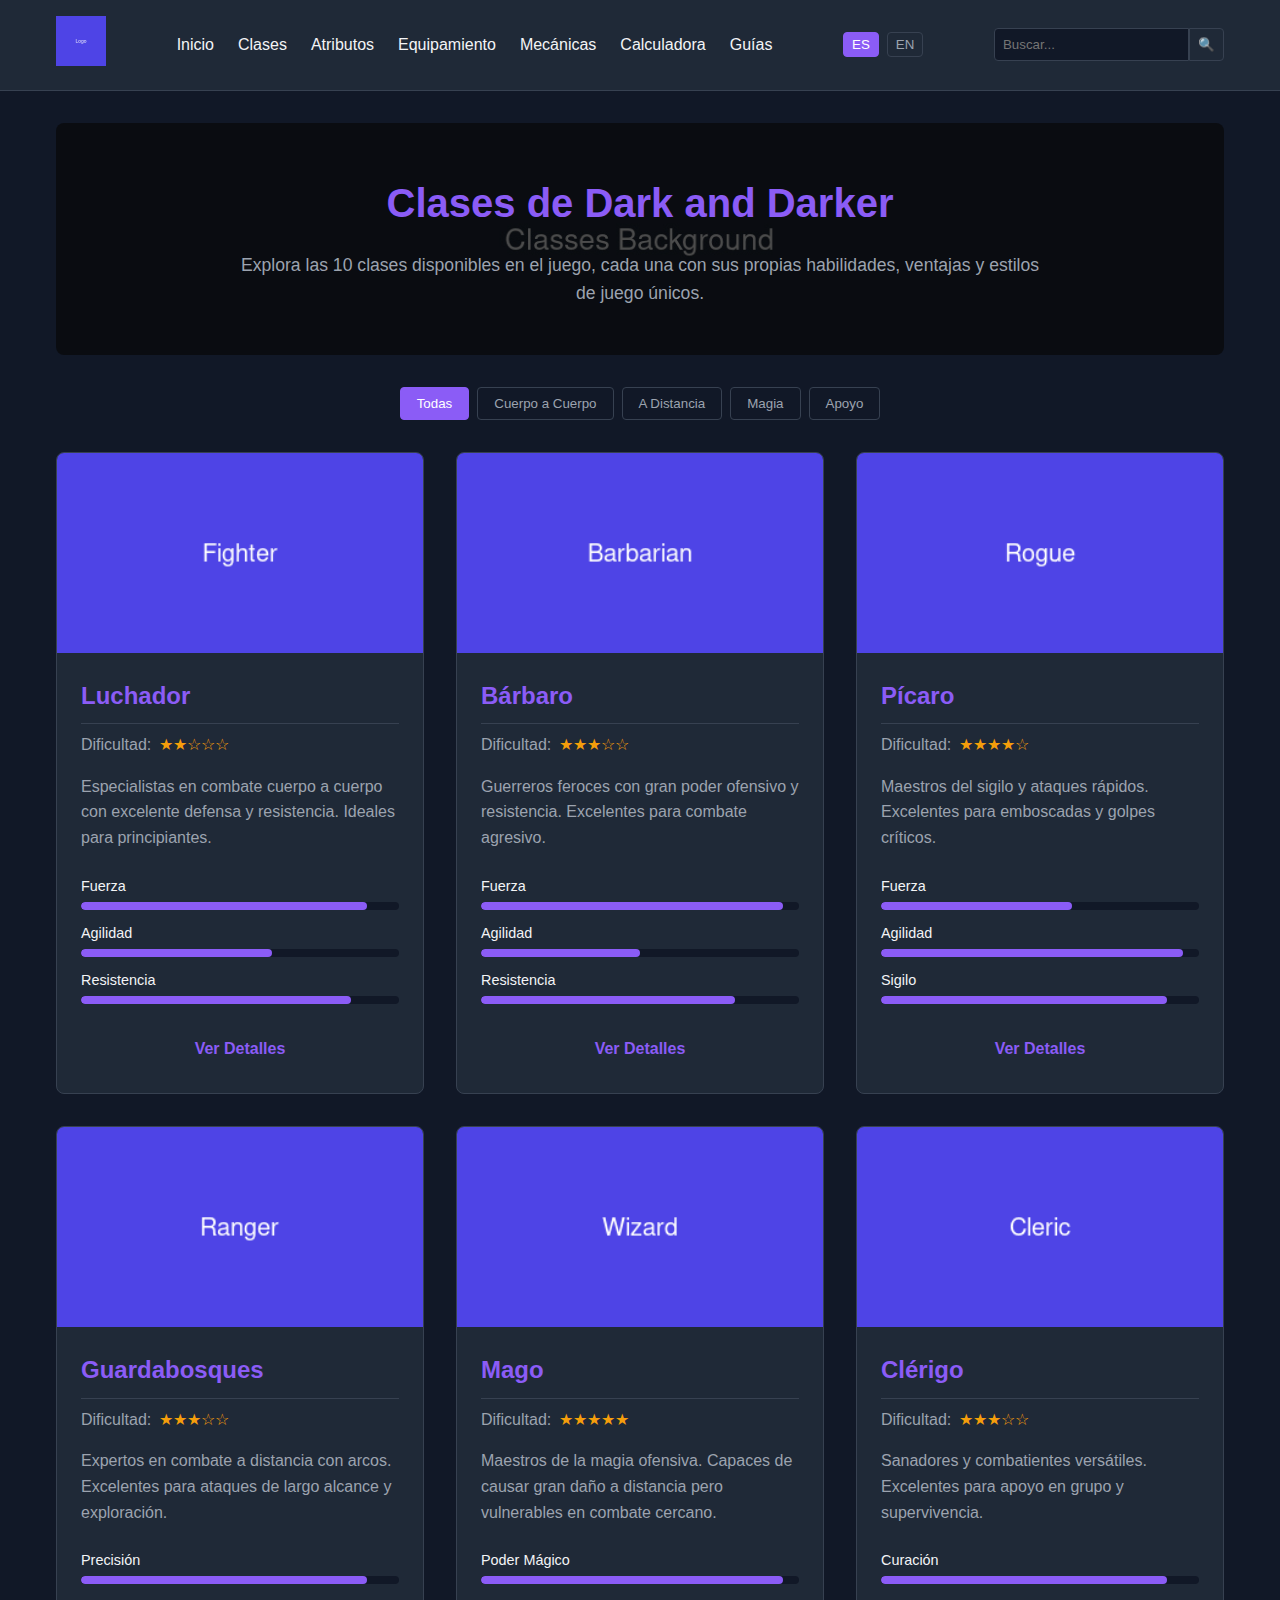
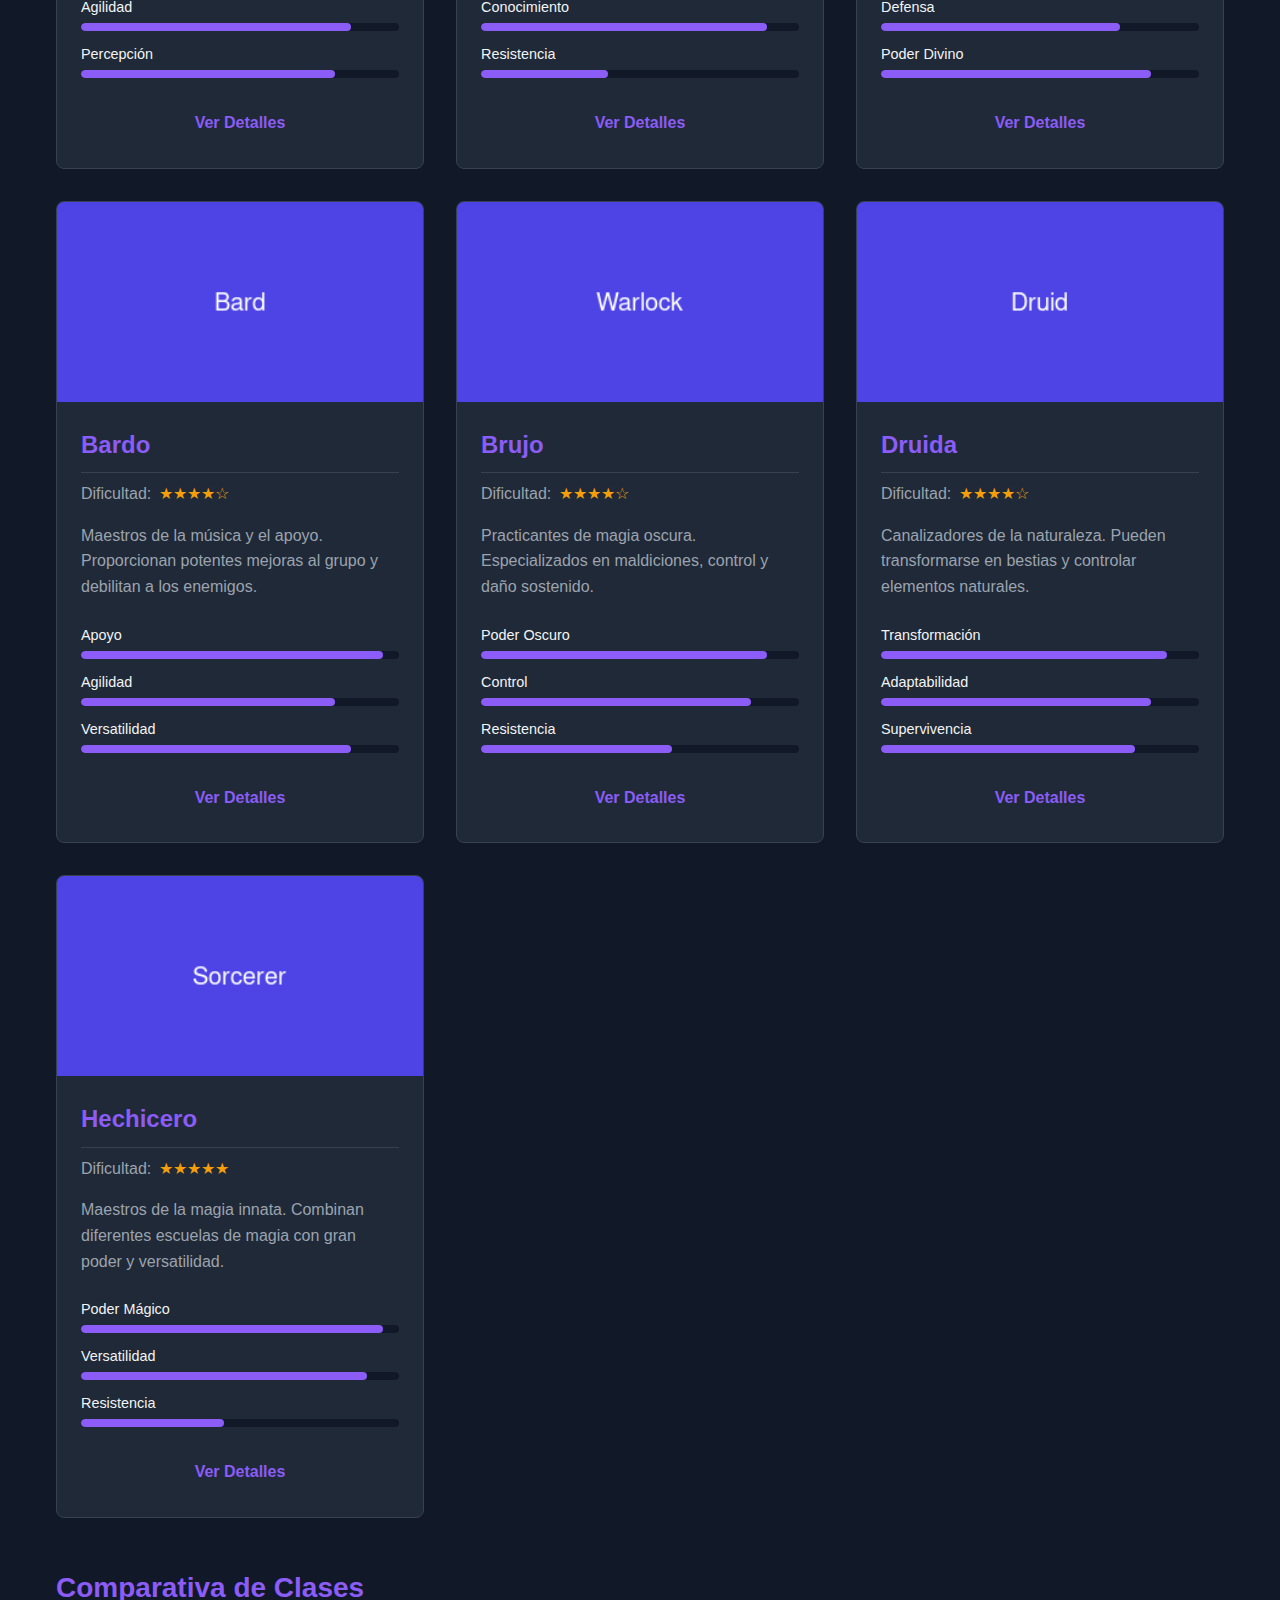
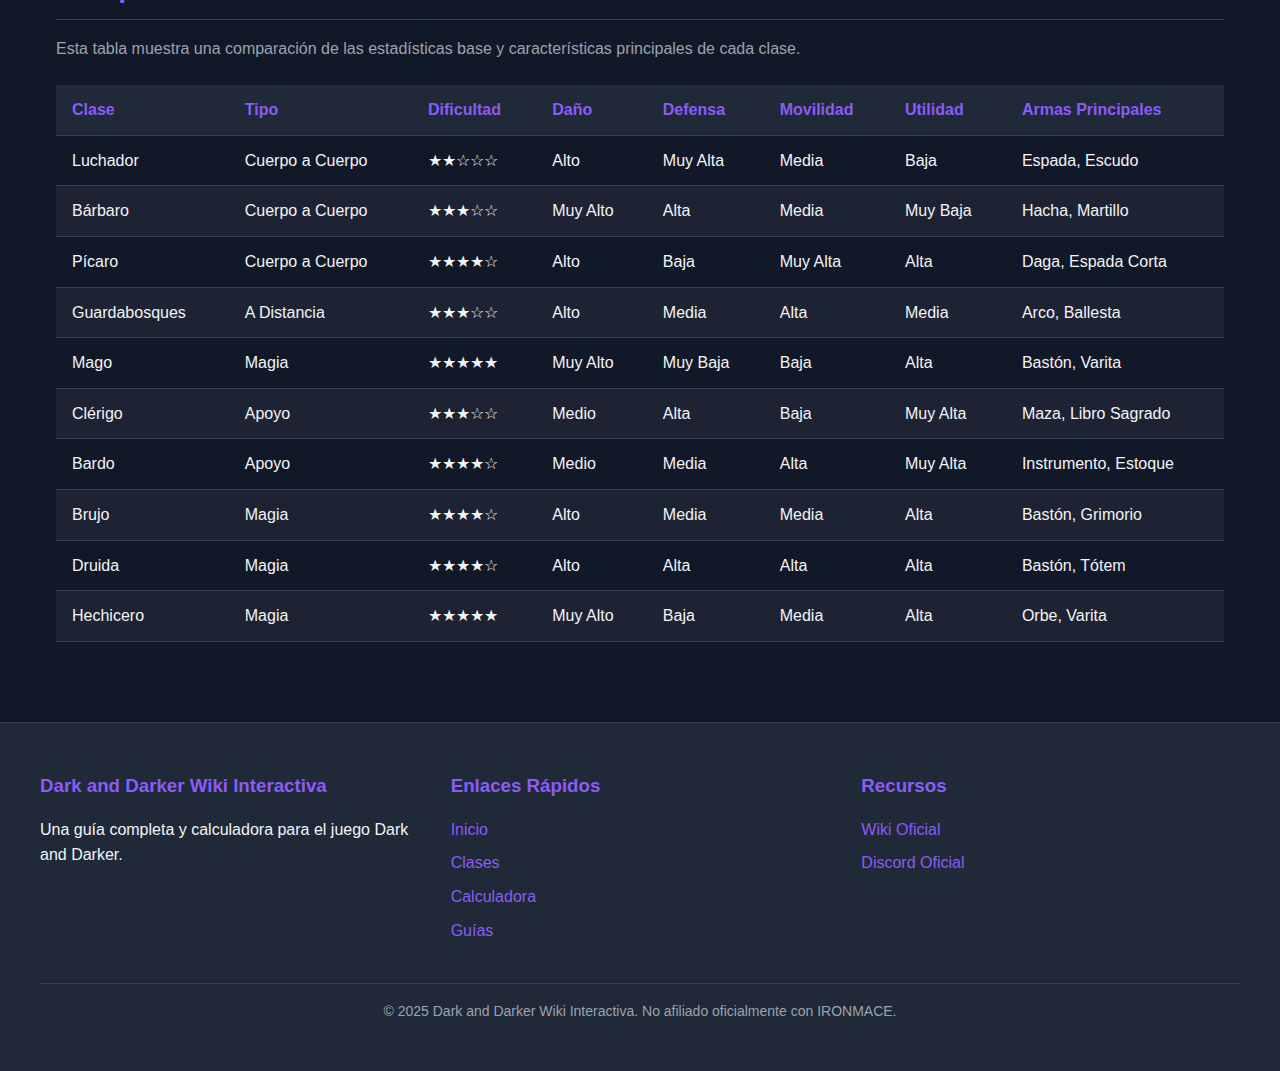
<file: classes.html>
<!DOCTYPE html>
<html lang="es">
<head>
    <meta charset="UTF-8">
    <meta name="viewport" content="width=device-width, initial-scale=1.0">
    <title>Clases - Dark and Darker Wiki</title>
    <link rel="stylesheet" href="css/styles.css">
    <link rel="stylesheet" href="css/classes.css">
</head>
<body>
    <header>
        <div class="header-container">
            <div class="logo">
                <img src="images/logo-placeholder.png" alt="Dark and Darker Logo">
            </div>
            <nav class="main-nav">
                <ul>
                    <li><a href="index.html">Inicio</a></li>
                    <li><a href="classes.html" class="active">Clases</a></li>
                    <li><a href="attributes.html">Atributos</a></li>
                    <li><a href="equipment.html">Equipamiento</a></li>
                    <li><a href="mechanics.html">Mecánicas</a></li>
                    <li><a href="calculator.html">Calculadora</a></li>
                    <li><a href="guides.html">Guías</a></li>
                </ul>
            </nav>
            <div class="language-selector">
                <button id="es-btn" class="active">ES</button>
                <button id="en-btn">EN</button>
            </div>
            <div class="search-bar">
                <input type="text" placeholder="Buscar...">
                <button type="submit">🔍</button>
            </div>
        </div>
    </header>

    <main>
        <section class="classes-header">
            <h1>Clases de Dark and Darker</h1>
            <p>Explora las 10 clases disponibles en el juego, cada una con sus propias habilidades, ventajas y estilos de juego únicos.</p>
        </section>

        <section class="classes-overview">
            <div class="class-filters">
                <button class="filter-btn active" data-filter="all">Todas</button>
                <button class="filter-btn" data-filter="melee">Cuerpo a Cuerpo</button>
                <button class="filter-btn" data-filter="ranged">A Distancia</button>
                <button class="filter-btn" data-filter="magic">Magia</button>
                <button class="filter-btn" data-filter="support">Apoyo</button>
            </div>

            <div class="classes-grid">
                <!-- Luchador -->
                <div class="class-card" data-type="melee">
                    <div class="class-image">
                        <img src="images/fighter-placeholder.png" alt="Luchador">
                    </div>
                    <div class="class-info">
                        <h2>Luchador</h2>
                        <div class="class-difficulty">
                            <span class="difficulty-label">Dificultad:</span>
                            <span class="difficulty-stars">★★☆☆☆</span>
                        </div>
                        <p class="class-description">Especialistas en combate cuerpo a cuerpo con excelente defensa y resistencia. Ideales para principiantes.</p>
                        <div class="class-stats">
                            <div class="stat">
                                <span class="stat-label">Fuerza</span>
                                <div class="stat-bar">
                                    <div class="stat-fill" style="width: 90%"></div>
                                </div>
                            </div>
                            <div class="stat">
                                <span class="stat-label">Agilidad</span>
                                <div class="stat-bar">
                                    <div class="stat-fill" style="width: 60%"></div>
                                </div>
                            </div>
                            <div class="stat">
                                <span class="stat-label">Resistencia</span>
                                <div class="stat-bar">
                                    <div class="stat-fill" style="width: 85%"></div>
                                </div>
                            </div>
                        </div>
                        <a href="classes/fighter.html" class="btn">Ver Detalles</a>
                    </div>
                </div>

                <!-- Bárbaro -->
                <div class="class-card" data-type="melee">
                    <div class="class-image">
                        <img src="images/barbarian-placeholder.png" alt="Bárbaro">
                    </div>
                    <div class="class-info">
                        <h2>Bárbaro</h2>
                        <div class="class-difficulty">
                            <span class="difficulty-label">Dificultad:</span>
                            <span class="difficulty-stars">★★★☆☆</span>
                        </div>
                        <p class="class-description">Guerreros feroces con gran poder ofensivo y resistencia. Excelentes para combate agresivo.</p>
                        <div class="class-stats">
                            <div class="stat">
                                <span class="stat-label">Fuerza</span>
                                <div class="stat-bar">
                                    <div class="stat-fill" style="width: 95%"></div>
                                </div>
                            </div>
                            <div class="stat">
                                <span class="stat-label">Agilidad</span>
                                <div class="stat-bar">
                                    <div class="stat-fill" style="width: 50%"></div>
                                </div>
                            </div>
                            <div class="stat">
                                <span class="stat-label">Resistencia</span>
                                <div class="stat-bar">
                                    <div class="stat-fill" style="width: 80%"></div>
                                </div>
                            </div>
                        </div>
                        <a href="classes/barbarian.html" class="btn">Ver Detalles</a>
                    </div>
                </div>

                <!-- Pícaro -->
                <div class="class-card" data-type="melee">
                    <div class="class-image">
                        <img src="images/rogue-placeholder.png" alt="Pícaro">
                    </div>
                    <div class="class-info">
                        <h2>Pícaro</h2>
                        <div class="class-difficulty">
                            <span class="difficulty-label">Dificultad:</span>
                            <span class="difficulty-stars">★★★★☆</span>
                        </div>
                        <p class="class-description">Maestros del sigilo y ataques rápidos. Excelentes para emboscadas y golpes críticos.</p>
                        <div class="class-stats">
                            <div class="stat">
                                <span class="stat-label">Fuerza</span>
                                <div class="stat-bar">
                                    <div class="stat-fill" style="width: 60%"></div>
                                </div>
                            </div>
                            <div class="stat">
                                <span class="stat-label">Agilidad</span>
                                <div class="stat-bar">
                                    <div class="stat-fill" style="width: 95%"></div>
                                </div>
                            </div>
                            <div class="stat">
                                <span class="stat-label">Sigilo</span>
                                <div class="stat-bar">
                                    <div class="stat-fill" style="width: 90%"></div>
                                </div>
                            </div>
                        </div>
                        <a href="classes/rogue.html" class="btn">Ver Detalles</a>
                    </div>
                </div>

                <!-- Guardabosques -->
                <div class="class-card" data-type="ranged">
                    <div class="class-image">
                        <img src="images/ranger-placeholder.png" alt="Guardabosques">
                    </div>
                    <div class="class-info">
                        <h2>Guardabosques</h2>
                        <div class="class-difficulty">
                            <span class="difficulty-label">Dificultad:</span>
                            <span class="difficulty-stars">★★★☆☆</span>
                        </div>
                        <p class="class-description">Expertos en combate a distancia con arcos. Excelentes para ataques de largo alcance y exploración.</p>
                        <div class="class-stats">
                            <div class="stat">
                                <span class="stat-label">Precisión</span>
                                <div class="stat-bar">
                                    <div class="stat-fill" style="width: 90%"></div>
                                </div>
                            </div>
                            <div class="stat">
                                <span class="stat-label">Agilidad</span>
                                <div class="stat-bar">
                                    <div class="stat-fill" style="width: 85%"></div>
                                </div>
                            </div>
                            <div class="stat">
                                <span class="stat-label">Percepción</span>
                                <div class="stat-bar">
                                    <div class="stat-fill" style="width: 80%"></div>
                                </div>
                            </div>
                        </div>
                        <a href="classes/ranger.html" class="btn">Ver Detalles</a>
                    </div>
                </div>

                <!-- Mago -->
                <div class="class-card" data-type="magic">
                    <div class="class-image">
                        <img src="images/wizard-placeholder.png" alt="Mago">
                    </div>
                    <div class="class-info">
                        <h2>Mago</h2>
                        <div class="class-difficulty">
                            <span class="difficulty-label">Dificultad:</span>
                            <span class="difficulty-stars">★★★★★</span>
                        </div>
                        <p class="class-description">Maestros de la magia ofensiva. Capaces de causar gran daño a distancia pero vulnerables en combate cercano.</p>
                        <div class="class-stats">
                            <div class="stat">
                                <span class="stat-label">Poder Mágico</span>
                                <div class="stat-bar">
                                    <div class="stat-fill" style="width: 95%"></div>
                                </div>
                            </div>
                            <div class="stat">
                                <span class="stat-label">Conocimiento</span>
                                <div class="stat-bar">
                                    <div class="stat-fill" style="width: 90%"></div>
                                </div>
                            </div>
                            <div class="stat">
                                <span class="stat-label">Resistencia</span>
                                <div class="stat-bar">
                                    <div class="stat-fill" style="width: 40%"></div>
                                </div>
                            </div>
                        </div>
                        <a href="classes/wizard.html" class="btn">Ver Detalles</a>
                    </div>
                </div>

                <!-- Clérigo -->
                <div class="class-card" data-type="support">
                    <div class="class-image">
                        <img src="images/cleric-placeholder.png" alt="Clérigo">
                    </div>
                    <div class="class-info">
                        <h2>Clérigo</h2>
                        <div class="class-difficulty">
                            <span class="difficulty-label">Dificultad:</span>
                            <span class="difficulty-stars">★★★☆☆</span>
                        </div>
                        <p class="class-description">Sanadores y combatientes versátiles. Excelentes para apoyo en grupo y supervivencia.</p>
                        <div class="class-stats">
                            <div class="stat">
                                <span class="stat-label">Curación</span>
                                <div class="stat-bar">
                                    <div class="stat-fill" style="width: 90%"></div>
                                </div>
                            </div>
                            <div class="stat">
                                <span class="stat-label">Defensa</span>
                                <div class="stat-bar">
                                    <div class="stat-fill" style="width: 75%"></div>
                                </div>
                            </div>
                            <div class="stat">
                                <span class="stat-label">Poder Divino</span>
                                <div class="stat-bar">
                                    <div class="stat-fill" style="width: 85%"></div>
                                </div>
                            </div>
                        </div>
                        <a href="classes/cleric.html" class="btn">Ver Detalles</a>
                    </div>
                </div>

                <!-- Bardo -->
                <div class="class-card" data-type="support">
                    <div class="class-image">
                        <img src="images/bard-placeholder.png" alt="Bardo">
                    </div>
                    <div class="class-info">
                        <h2>Bardo</h2>
                        <div class="class-difficulty">
                            <span class="difficulty-label">Dificultad:</span>
                            <span class="difficulty-stars">★★★★☆</span>
                        </div>
                        <p class="class-description">Maestros de la música y el apoyo. Proporcionan potentes mejoras al grupo y debilitan a los enemigos.</p>
                        <div class="class-stats">
                            <div class="stat">
                                <span class="stat-label">Apoyo</span>
                                <div class="stat-bar">
                                    <div class="stat-fill" style="width: 95%"></div>
                                </div>
                            </div>
                            <div class="stat">
                                <span class="stat-label">Agilidad</span>
                                <div class="stat-bar">
                                    <div class="stat-fill" style="width: 80%"></div>
                                </div>
                            </div>
                            <div class="stat">
                                <span class="stat-label">Versatilidad</span>
                                <div class="stat-bar">
                                    <div class="stat-fill" style="width: 85%"></div>
                                </div>
                            </div>
                        </div>
                        <a href="classes/bard.html" class="btn">Ver Detalles</a>
                    </div>
                </div>

                <!-- Brujo -->
                <div class="class-card" data-type="magic">
                    <div class="class-image">
                        <img src="images/warlock-placeholder.png" alt="Brujo">
                    </div>
                    <div class="class-info">
                        <h2>Brujo</h2>
                        <div class="class-difficulty">
                            <span class="difficulty-label">Dificultad:</span>
                            <span class="difficulty-stars">★★★★☆</span>
                        </div>
                        <p class="class-description">Practicantes de magia oscura. Especializados en maldiciones, control y daño sostenido.</p>
                        <div class="class-stats">
                            <div class="stat">
                                <span class="stat-label">Poder Oscuro</span>
                                <div class="stat-bar">
                                    <div class="stat-fill" style="width: 90%"></div>
                                </div>
                            </div>
                            <div class="stat">
                                <span class="stat-label">Control</span>
                                <div class="stat-bar">
                                    <div class="stat-fill" style="width: 85%"></div>
                                </div>
                            </div>
                            <div class="stat">
                                <span class="stat-label">Resistencia</span>
                                <div class="stat-bar">
                                    <div class="stat-fill" style="width: 60%"></div>
                                </div>
                            </div>
                        </div>
                        <a href="classes/warlock.html" class="btn">Ver Detalles</a>
                    </div>
                </div>

                <!-- Druida -->
                <div class="class-card" data-type="magic">
                    <div class="class-image">
                        <img src="images/druid-placeholder.png" alt="Druida">
                    </div>
                    <div class="class-info">
                        <h2>Druida</h2>
                        <div class="class-difficulty">
                            <span class="difficulty-label">Dificultad:</span>
                            <span class="difficulty-stars">★★★★☆</span>
                        </div>
                        <p class="class-description">Canalizadores de la naturaleza. Pueden transformarse en bestias y controlar elementos naturales.</p>
                        <div class="class-stats">
                            <div class="stat">
                                <span class="stat-label">Transformación</span>
                                <div class="stat-bar">
                                    <div class="stat-fill" style="width: 90%"></div>
                                </div>
                            </div>
                            <div class="stat">
                                <span class="stat-label">Adaptabilidad</span>
                                <div class="stat-bar">
                                    <div class="stat-fill" style="width: 85%"></div>
                                </div>
                            </div>
                            <div class="stat">
                                <span class="stat-label">Supervivencia</span>
                                <div class="stat-bar">
                                    <div class="stat-fill" style="width: 80%"></div>
                                </div>
                            </div>
                        </div>
                        <a href="classes/druid.html" class="btn">Ver Detalles</a>
                    </div>
                </div>

                <!-- Hechicero -->
                <div class="class-card" data-type="magic">
                    <div class="class-image">
                        <img src="images/sorcerer-placeholder.png" alt="Hechicero">
                    </div>
                    <div class="class-info">
                        <h2>Hechicero</h2>
                        <div class="class-difficulty">
                            <span class="difficulty-label">Dificultad:</span>
                            <span class="difficulty-stars">★★★★★</span>
                        </div>
                        <p class="class-description">Maestros de la magia innata. Combinan diferentes escuelas de magia con gran poder y versatilidad.</p>
                        <div class="class-stats">
                            <div class="stat">
                                <span class="stat-label">Poder Mágico</span>
                                <div class="stat-bar">
                                    <div class="stat-fill" style="width: 95%"></div>
                                </div>
                            </div>
                            <div class="stat">
                                <span class="stat-label">Versatilidad</span>
                                <div class="stat-bar">
                                    <div class="stat-fill" style="width: 90%"></div>
                                </div>
                            </div>
                            <div class="stat">
                                <span class="stat-label">Resistencia</span>
                                <div class="stat-bar">
                                    <div class="stat-fill" style="width: 45%"></div>
                                </div>
                            </div>
                        </div>
                        <a href="classes/sorcerer.html" class="btn">Ver Detalles</a>
                    </div>
                </div>
            </div>
        </section>

        <section class="class-comparison">
            <h2>Comparativa de Clases</h2>
            <p>Esta tabla muestra una comparación de las estadísticas base y características principales de cada clase.</p>
            
            <div class="table-container">
                <table class="comparison-table">
                    <thead>
                        <tr>
                            <th>Clase</th>
                            <th>Tipo</th>
                            <th>Dificultad</th>
                            <th>Daño</th>
                            <th>Defensa</th>
                            <th>Movilidad</th>
                            <th>Utilidad</th>
                            <th>Armas Principales</th>
                        </tr>
                    </thead>
                    <tbody>
                        <tr>
                            <td>Luchador</td>
                            <td>Cuerpo a Cuerpo</td>
                            <td>★★☆☆☆</td>
                            <td>Alto</td>
                            <td>Muy Alta</td>
                            <td>Media</td>
                            <td>Baja</td>
                            <td>Espada, Escudo</td>
                        </tr>
                        <tr>
                            <td>Bárbaro</td>
                            <td>Cuerpo a Cuerpo</td>
                            <td>★★★☆☆</td>
                            <td>Muy Alto</td>
                            <td>Alta</td>
                            <td>Media</td>
                            <td>Muy Baja</td>
                            <td>Hacha, Martillo</td>
                        </tr>
                        <tr>
                            <td>Pícaro</td>
                            <td>Cuerpo a Cuerpo</td>
                            <td>★★★★☆</td>
                            <td>Alto</td>
                            <td>Baja</td>
                            <td>Muy Alta</td>
                            <td>Alta</td>
                            <td>Daga, Espada Corta</td>
                        </tr>
                        <tr>
                            <td>Guardabosques</td>
                            <td>A Distancia</td>
                            <td>★★★☆☆</td>
                            <td>Alto</td>
                            <td>Media</td>
                            <td>Alta</td>
                            <td>Media</td>
                            <td>Arco, Ballesta</td>
                        </tr>
                        <tr>
                            <td>Mago</td>
                            <td>Magia</td>
                            <td>★★★★★</td>
                            <td>Muy Alto</td>
                            <td>Muy Baja</td>
                            <td>Baja</td>
                            <td>Alta</td>
                            <td>Bastón, Varita</td>
                        </tr>
                        <tr>
                            <td>Clérigo</td>
                            <td>Apoyo</td>
                            <td>★★★☆☆</td>
                            <td>Medio</td>
                            <td>Alta</td>
                            <td>Baja</td>
                            <td>Muy Alta</td>
                            <td>Maza, Libro Sagrado</td>
                        </tr>
                        <tr>
                            <td>Bardo</td>
                            <td>Apoyo</td>
                            <td>★★★★☆</td>
                            <td>Medio</td>
                            <td>Media</td>
                            <td>Alta</td>
                            <td>Muy Alta</td>
                            <td>Instrumento, Estoque</td>
                        </tr>
                        <tr>
                            <td>Brujo</td>
                            <td>Magia</td>
                            <td>★★★★☆</td>
                            <td>Alto</td>
                            <td>Media</td>
                            <td>Media</td>
                            <td>Alta</td>
                            <td>Bastón, Grimorio</td>
                        </tr>
                        <tr>
                            <td>Druida</td>
                            <td>Magia</td>
                            <td>★★★★☆</td>
                            <td>Alto</td>
                            <td>Alta</td>
                            <td>Alta</td>
                            <td>Alta</td>
                            <td>Bastón, Tótem</td>
                        </tr>
                        <tr>
                            <td>Hechicero</td>
                            <td>Magia</td>
                            <td>★★★★★</td>
                            <td>Muy Alto</td>
                            <td>Baja</td>
                            <td>Media</td>
                            <td>Alta</td>
                            <td>Orbe, Varita</td>
                        </tr>
                    </tbody>
                </table>
            </div>
        </section>
    </main>

    <footer>
        <div class="footer-container">
            <div class="footer-section">
                <h3>Dark and Darker Wiki Interactiva</h3>
                <p>Una guía completa y calculadora para el juego Dark and Darker.</p>
            </div>
            <div class="footer-section">
                <h3>Enlaces Rápidos</h3>
                <ul>
                    <li><a href="index.html">Inicio</a></li>
                    <li><a href="classes.html">Clases</a></li>
                    <li><a href="calculator.html">Calculadora</a></li>
                    <li><a href="guides.html">Guías</a></li>
                </ul>
            </div>
            <div class="footer-section">
                <h3>Recursos</h3>
                <ul>
                    <li><a href="https://darkanddarker.wiki.spellsandguns.com/" target="_blank">Wiki Oficial</a></li>
                    <li><a href="https://discord.gg/darkanddarker" target="_blank">Discord Oficial</a></li>
                </ul>
            </div>
        </div>
        <div class="copyright">
            <p>© 2025 Dark and Darker Wiki Interactiva. No afiliado oficialmente con IRONMACE.</p>
        </div>
    </footer>

    <script src="js/main.js"></script>
    <script src="js/i18n.js"></script>
    <script src="js/classes.js"></script>
</body>
</html>
</file>
<file: css/styles.css>
/* Estilos generales */
:root {
  --primary-color: #8b5cf6;
  --secondary-color: #4f46e5;
  --accent-color: #f59e0b;
  --dark-bg: #1f2937;
  --darker-bg: #111827;
  --light-text: #f3f4f6;
  --gray-text: #9ca3af;
  --border-color: #374151;
}

* {
  margin: 0;
  padding: 0;
  box-sizing: border-box;
}

body {
  font-family: 'Segoe UI', Tahoma, Geneva, Verdana, sans-serif;
  background-color: var(--darker-bg);
  color: var(--light-text);
  line-height: 1.6;
}

a {
  color: var(--primary-color);
  text-decoration: none;
  transition: color 0.3s ease;
}

a:hover {
  color: var(--accent-color);
}

.btn {
  display: inline-block;
  padding: 0.5rem 1rem;
  border-radius: 0.25rem;
  font-weight: 600;
  cursor: pointer;
  transition: all 0.3s ease;
}

.btn.primary {
  background-color: var(--primary-color);
  color: white;
}

.btn.primary:hover {
  background-color: #7c3aed;
}

.btn.secondary {
  background-color: transparent;
  border: 1px solid var(--primary-color);
  color: var(--primary-color);
}

.btn.secondary:hover {
  background-color: rgba(139, 92, 246, 0.1);
}

/* Header */
header {
  background-color: var(--dark-bg);
  border-bottom: 1px solid var(--border-color);
  position: sticky;
  top: 0;
  z-index: 100;
}

.header-container {
  max-width: 1200px;
  margin: 0 auto;
  padding: 1rem;
  display: flex;
  align-items: center;
  justify-content: space-between;
  flex-wrap: wrap;
}

.logo img {
  height: 50px;
}

.main-nav ul {
  display: flex;
  list-style: none;
  gap: 1.5rem;
}

.main-nav a {
  color: var(--light-text);
  font-weight: 500;
}

.main-nav a:hover {
  color: var(--primary-color);
}

.language-selector {
  display: flex;
  gap: 0.5rem;
}

.language-selector button {
  background-color: transparent;
  border: 1px solid var(--border-color);
  color: var(--gray-text);
  padding: 0.25rem 0.5rem;
  border-radius: 0.25rem;
  cursor: pointer;
  transition: all 0.3s ease;
}

.language-selector button.active {
  background-color: var(--primary-color);
  color: white;
  border-color: var(--primary-color);
}

.search-bar {
  display: flex;
  align-items: center;
}

.search-bar input {
  padding: 0.5rem;
  border-radius: 0.25rem 0 0 0.25rem;
  border: 1px solid var(--border-color);
  background-color: var(--darker-bg);
  color: var(--light-text);
}

.search-bar button {
  padding: 0.5rem;
  border-radius: 0 0.25rem 0.25rem 0;
  border: 1px solid var(--border-color);
  background-color: var(--dark-bg);
  color: var(--light-text);
  cursor: pointer;
}

/* Main content */
main {
  max-width: 1200px;
  margin: 0 auto;
  padding: 2rem 1rem;
}

/* Hero section */
.hero {
  background-image: linear-gradient(rgba(0, 0, 0, 0.7), rgba(0, 0, 0, 0.7)), url('../images/hero-bg-placeholder.jpg');
  background-size: cover;
  background-position: center;
  padding: 4rem 2rem;
  border-radius: 0.5rem;
  margin-bottom: 2rem;
  text-align: center;
}

.hero h1 {
  font-size: 2.5rem;
  margin-bottom: 1rem;
}

.hero p {
  font-size: 1.25rem;
  margin-bottom: 2rem;
  color: var(--gray-text);
}

.hero-buttons {
  display: flex;
  gap: 1rem;
  justify-content: center;
}

/* Section styles */
section {
  margin-bottom: 3rem;
}

section h2 {
  font-size: 1.75rem;
  margin-bottom: 1.5rem;
  color: var(--primary-color);
  border-bottom: 1px solid var(--border-color);
  padding-bottom: 0.5rem;
}

/* Card container */
.card-container {
  display: grid;
  grid-template-columns: repeat(auto-fill, minmax(250px, 1fr));
  gap: 1.5rem;
}

.card {
  background-color: var(--dark-bg);
  border-radius: 0.5rem;
  overflow: hidden;
  transition: transform 0.3s ease;
  border: 1px solid var(--border-color);
}

.card:hover {
  transform: translateY(-5px);
}

.card img {
  width: 100%;
  height: 150px;
  object-fit: cover;
}

.card h3 {
  padding: 1rem 1rem 0.5rem;
  font-size: 1.25rem;
}

.card p {
  padding: 0 1rem 1rem;
  color: var(--gray-text);
}

.card .btn {
  margin: 0 1rem 1rem;
}

/* Updates section */
.updates-container {
  display: grid;
  grid-template-columns: repeat(auto-fill, minmax(300px, 1fr));
  gap: 1.5rem;
}

.update {
  background-color: var(--dark-bg);
  border-radius: 0.5rem;
  padding: 1.5rem;
  border: 1px solid var(--border-color);
}

.update .date {
  display: inline-block;
  background-color: var(--primary-color);
  color: white;
  padding: 0.25rem 0.5rem;
  border-radius: 0.25rem;
  font-size: 0.875rem;
  margin-bottom: 0.5rem;
}

.update h3 {
  margin-bottom: 0.5rem;
}

.update p {
  color: var(--gray-text);
  margin-bottom: 1rem;
}

/* Calculator preview */
.calculator-preview {
  display: grid;
  grid-template-columns: 1fr 1fr;
  gap: 2rem;
  background-color: var(--dark-bg);
  border-radius: 0.5rem;
  padding: 2rem;
  border: 1px solid var(--border-color);
}

.form-group {
  margin-bottom: 1.5rem;
}

.form-group label {
  display: block;
  margin-bottom: 0.5rem;
  font-weight: 500;
}

.form-group select, .form-group input {
  width: 100%;
  padding: 0.5rem;
  border-radius: 0.25rem;
  border: 1px solid var(--border-color);
  background-color: var(--darker-bg);
  color: var(--light-text);
}

.attributes-preview {
  display: grid;
  grid-template-columns: 1fr 1fr;
  gap: 1rem;
  margin-bottom: 1.5rem;
}

.calculator-result {
  text-align: center;
}

.calculator-result h3 {
  margin-bottom: 1rem;
}

.damage-preview {
  margin-bottom: 1.5rem;
}

.damage-value {
  font-size: 2rem;
  font-weight: 700;
  color: var(--accent-color);
}

.damage-label {
  color: var(--gray-text);
}

/* Footer */
footer {
  background-color: var(--dark-bg);
  border-top: 1px solid var(--border-color);
  padding: 3rem 1rem;
}

.footer-container {
  max-width: 1200px;
  margin: 0 auto;
  display: grid;
  grid-template-columns: repeat(auto-fit, minmax(250px, 1fr));
  gap: 2rem;
}

.footer-section h3 {
  margin-bottom: 1rem;
  color: var(--primary-color);
}

.footer-section ul {
  list-style: none;
}

.footer-section li {
  margin-bottom: 0.5rem;
}

.copyright {
  max-width: 1200px;
  margin: 2rem auto 0;
  padding-top: 1rem;
  border-top: 1px solid var(--border-color);
  text-align: center;
  color: var(--gray-text);
  font-size: 0.875rem;
}

/* Responsive design */
@media (max-width: 768px) {
  .header-container {
    flex-direction: column;
    align-items: flex-start;
  }
  
  .main-nav {
    margin: 1rem 0;
    width: 100%;
    overflow-x: auto;
  }
  
  .main-nav ul {
    width: max-content;
  }
  
  .search-bar {
    width: 100%;
    margin-top: 1rem;
  }
  
  .search-bar input {
    flex-grow: 1;
  }
  
  .calculator-preview {
    grid-template-columns: 1fr;
  }
  
  .hero-buttons {
    flex-direction: column;
    align-items: center;
  }
}
</file>
<file: css/classes.css>
/* Estilos específicos para la página de clases */
.classes-header {
  background-image: linear-gradient(rgba(0, 0, 0, 0.7), rgba(0, 0, 0, 0.7)), url('../images/classes-bg-placeholder.jpg');
  background-size: cover;
  background-position: center;
  padding: 3rem 2rem;
  border-radius: 0.5rem;
  margin-bottom: 2rem;
  text-align: center;
}

.classes-header h1 {
  font-size: 2.5rem;
  margin-bottom: 1rem;
  color: var(--primary-color);
}

.classes-header p {
  font-size: 1.1rem;
  max-width: 800px;
  margin: 0 auto;
  color: var(--gray-text);
}

.class-filters {
  display: flex;
  flex-wrap: wrap;
  gap: 0.5rem;
  margin-bottom: 2rem;
  justify-content: center;
}

.filter-btn {
  background-color: transparent;
  border: 1px solid var(--border-color);
  color: var(--gray-text);
  padding: 0.5rem 1rem;
  border-radius: 0.25rem;
  cursor: pointer;
  transition: all 0.3s ease;
}

.filter-btn.active {
  background-color: var(--primary-color);
  color: white;
  border-color: var(--primary-color);
}

.classes-grid {
  display: grid;
  grid-template-columns: repeat(auto-fill, minmax(300px, 1fr));
  gap: 2rem;
  margin-bottom: 3rem;
}

.class-card {
  background-color: var(--dark-bg);
  border-radius: 0.5rem;
  overflow: hidden;
  border: 1px solid var(--border-color);
  transition: transform 0.3s ease, box-shadow 0.3s ease;
}

.class-card:hover {
  transform: translateY(-5px);
  box-shadow: 0 10px 20px rgba(0, 0, 0, 0.2);
}

.class-image {
  height: 200px;
  overflow: hidden;
}

.class-image img {
  width: 100%;
  height: 100%;
  object-fit: cover;
  transition: transform 0.3s ease;
}

.class-card:hover .class-image img {
  transform: scale(1.05);
}

.class-info {
  padding: 1.5rem;
}

.class-info h2 {
  margin-bottom: 0.5rem;
  font-size: 1.5rem;
  color: var(--primary-color);
}

.class-difficulty {
  display: flex;
  align-items: center;
  margin-bottom: 1rem;
}

.difficulty-label {
  margin-right: 0.5rem;
  color: var(--gray-text);
}

.difficulty-stars {
  color: var(--accent-color);
}

.class-description {
  margin-bottom: 1.5rem;
  color: var(--gray-text);
}

.class-stats {
  margin-bottom: 1.5rem;
}

.stat {
  margin-bottom: 0.75rem;
}

.stat-label {
  display: block;
  margin-bottom: 0.25rem;
  font-size: 0.9rem;
  color: var(--light-text);
}

.stat-bar {
  height: 8px;
  background-color: var(--darker-bg);
  border-radius: 4px;
  overflow: hidden;
}

.stat-fill {
  height: 100%;
  background-color: var(--primary-color);
  border-radius: 4px;
}

.class-card .btn {
  width: 100%;
  text-align: center;
}

/* Tabla de comparación */
.class-comparison {
  margin-bottom: 3rem;
}

.class-comparison h2 {
  font-size: 1.75rem;
  margin-bottom: 1rem;
  color: var(--primary-color);
}

.class-comparison p {
  margin-bottom: 1.5rem;
  color: var(--gray-text);
}

.table-container {
  overflow-x: auto;
}

.comparison-table {
  width: 100%;
  border-collapse: collapse;
  min-width: 800px;
}

.comparison-table th,
.comparison-table td {
  padding: 0.75rem 1rem;
  text-align: left;
  border-bottom: 1px solid var(--border-color);
}

.comparison-table th {
  background-color: var(--dark-bg);
  color: var(--primary-color);
  font-weight: 600;
}

.comparison-table tr:nth-child(even) {
  background-color: rgba(255, 255, 255, 0.05);
}

.comparison-table tr:hover {
  background-color: rgba(139, 92, 246, 0.1);
}

/* Responsive design */
@media (max-width: 768px) {
  .class-filters {
    justify-content: flex-start;
    overflow-x: auto;
    padding-bottom: 0.5rem;
  }
  
  .filter-btn {
    flex-shrink: 0;
  }
  
  .classes-grid {
    grid-template-columns: 1fr;
  }
}
</file>
